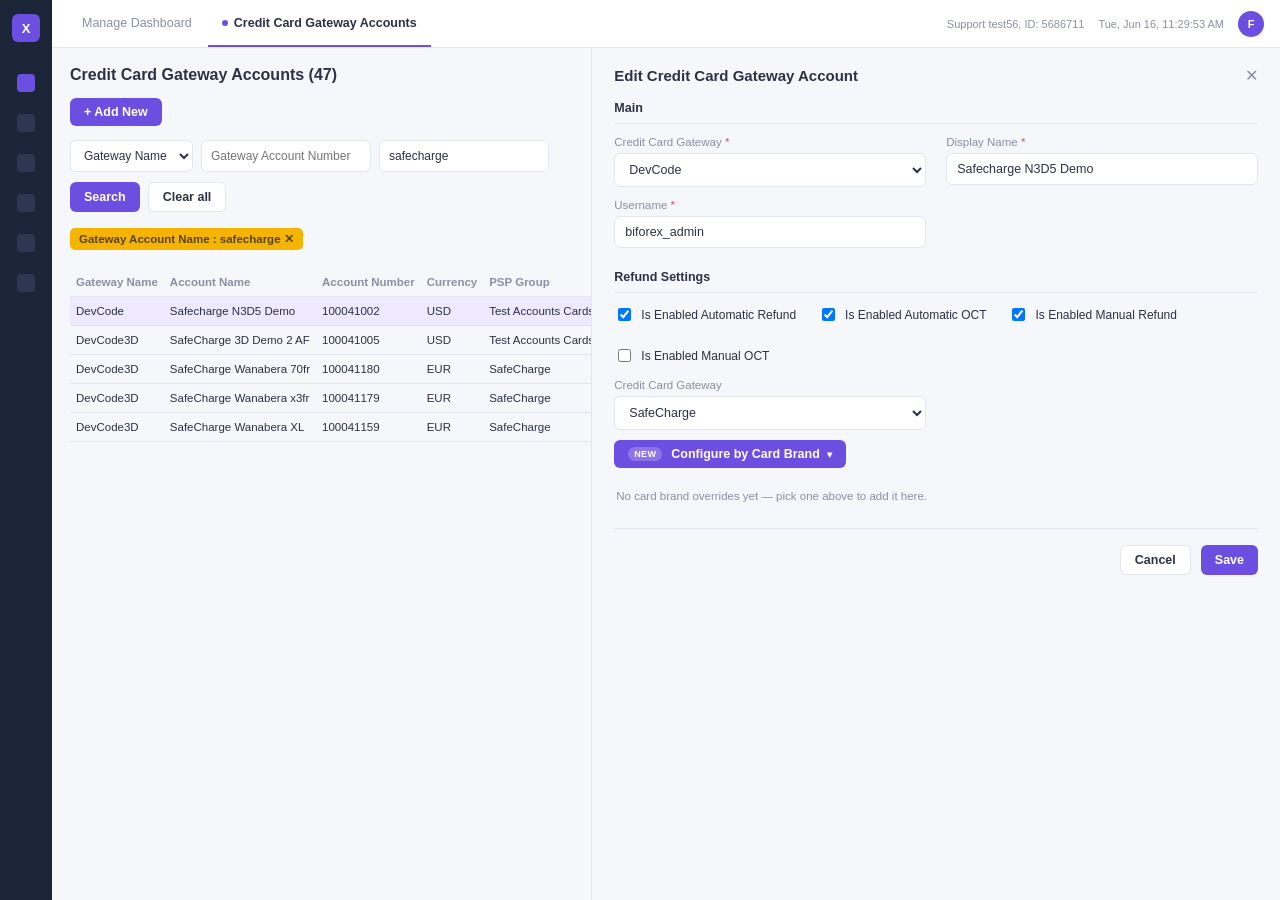
<file: index.html>
<!DOCTYPE html>
<html lang="en">
<head>
<meta charset="UTF-8">
<title>Credit Card Gateway Accounts — Card Brand Refund/OCT Config (Mockup)</title>
<link rel="stylesheet" href="style/styles.css">
</head>
<body>

<div class="app">
  <div class="sidebar">
    <div class="logo">X</div>
    <div class="icon active"></div>
    <div class="icon"></div>
    <div class="icon"></div>
    <div class="icon"></div>
    <div class="icon"></div>
    <div class="icon"></div>
  </div>

  <div class="main">
    <div class="topbar">
      <div class="tabs">
        <div class="tab">Manage Dashboard</div>
        <div class="tab active"><span class="dot"></span>Credit Card Gateway Accounts</div>
      </div>
      <div class="topbar-right">
        <span>Support test56, ID: 5686711</span>
        <span>Tue, Jun 16, 11:29:53 AM</span>
        <div class="avatar">F</div>
      </div>
    </div>

    <div class="content">
      <div class="list-panel">
        <h2>Credit Card Gateway Accounts (47)</h2>
        <button class="btn btn-purple" style="margin-bottom:14px;">+ Add New</button>
        <div class="filters">
          <select><option>Gateway Name</option></select>
          <input placeholder="Gateway Account Number">
          <input value="safecharge" placeholder="Gateway Account Name">
        </div>
        <div style="display:flex;gap:8px;margin-bottom:6px;">
          <button class="btn btn-purple">Search</button>
          <button class="btn btn-outline">Clear all</button>
        </div>
        <div class="pill">Gateway Account Name : safecharge ✕</div>
        <table>
          <thead><tr>
            <th>Gateway Name</th><th>Account Name</th><th>Account Number</th><th>Currency</th><th>PSP Group</th>
          </tr></thead>
          <tbody>
            <tr class="selected"><td>DevCode</td><td>Safecharge N3D5 Demo</td><td>100041002</td><td>USD</td><td>Test Accounts Cards</td></tr>
            <tr><td>DevCode3D</td><td>SafeCharge 3D Demo 2 AF</td><td>100041005</td><td>USD</td><td>Test Accounts Cards</td></tr>
            <tr><td>DevCode3D</td><td>SafeCharge Wanabera 70fr</td><td>100041180</td><td>EUR</td><td>SafeCharge</td></tr>
            <tr><td>DevCode3D</td><td>SafeCharge Wanabera x3fr</td><td>100041179</td><td>EUR</td><td>SafeCharge</td></tr>
            <tr><td>DevCode3D</td><td>SafeCharge Wanabera XL</td><td>100041159</td><td>EUR</td><td>SafeCharge</td></tr>
          </tbody>
        </table>
      </div>

      <div class="edit-panel">
        <div class="edit-header">
          <h2>Edit Credit Card Gateway Account</h2>
          <span class="close-x">✕</span>
        </div>

        <div class="section">
          <h3>Main</h3>
          <div class="grid">
            <div class="field"><label>Credit Card Gateway <span class="req">*</span></label><select><option>DevCode</option></select></div>
            <div class="field"><label>Display Name <span class="req">*</span></label><input value="Safecharge N3D5 Demo"></div>
            <div class="field"><label>Username <span class="req">*</span></label><input value="biforex_admin"></div>
          </div>
        </div>

        <div class="section">
          <h3>Refund Settings</h3>
          <div class="checkrow" id="mainToggles">
            <label class="checkline"><input type="checkbox" id="chkAutoRefund" checked> Is Enabled Automatic Refund</label>
            <label class="checkline"><input type="checkbox" id="chkAutoOct" checked> Is Enabled Automatic OCT</label>
            <label class="checkline"><input type="checkbox" id="chkManualRefund" checked> Is Enabled Manual Refund</label>
            <label class="checkline"><input type="checkbox" id="chkManualOct"> Is Enabled Manual OCT</label>
          </div>

          <div class="grid" style="margin-bottom:6px;">
            <div class="field"><label>Credit Card Gateway</label><select><option>SafeCharge</option></select></div>
          </div>

          <div class="config-row">
            <div style="position:relative;display:inline-block;">
              <button class="btn btn-purple toggle-btn" id="brandToggleBtn" onclick="toggleBrandPicker(event)">
                <span class="new-badge">NEW</span><span class="btn-label">Configure by Card Brand</span><span class="caret">▾</span>
              </button>
              <div class="brand-picker" id="brandPicker">
                <input type="text" class="brand-picker-search" id="brandSearch" placeholder="Search card brands…" oninput="renderBrandPicker(this.value)">
                <div class="brand-picker-list" id="brandPickerList"></div>
              </div>
            </div>
          </div>

          <div class="bound-brands-wrap" id="boundBrandsWrap">
            <div class="bound-brands" id="boundBrands"></div>
            <div class="bound-brands-empty" id="boundBrandsEmpty">No card brand overrides yet — pick one above to add it here.</div>
          </div>
        </div>

        <div class="footer-actions">
          <button class="btn btn-outline">Cancel</button>
          <button class="btn btn-purple" onclick="saveAccountForm()">Save</button>
        </div>
      </div>
    </div>
  </div>
</div>

<div class="confirm-overlay" id="confirmOverlay">
  <div class="confirm-box">
    <h4 id="confirmTitle">Remove card brand?</h4>
    <p id="confirmText">This will stop refund/OCT settings from being tracked separately for this brand. It may affect live transactions for that brand.</p>
    <div class="confirm-actions">
      <button class="btn btn-outline" onclick="closeConfirm()">Cancel</button>
      <button class="btn btn-danger" onclick="confirmRemove()">Remove</button>
    </div>
  </div>
</div>

<div class="toast" id="toast"></div>

<script src="js/script.js"></script>

</body>
</html>
</file>
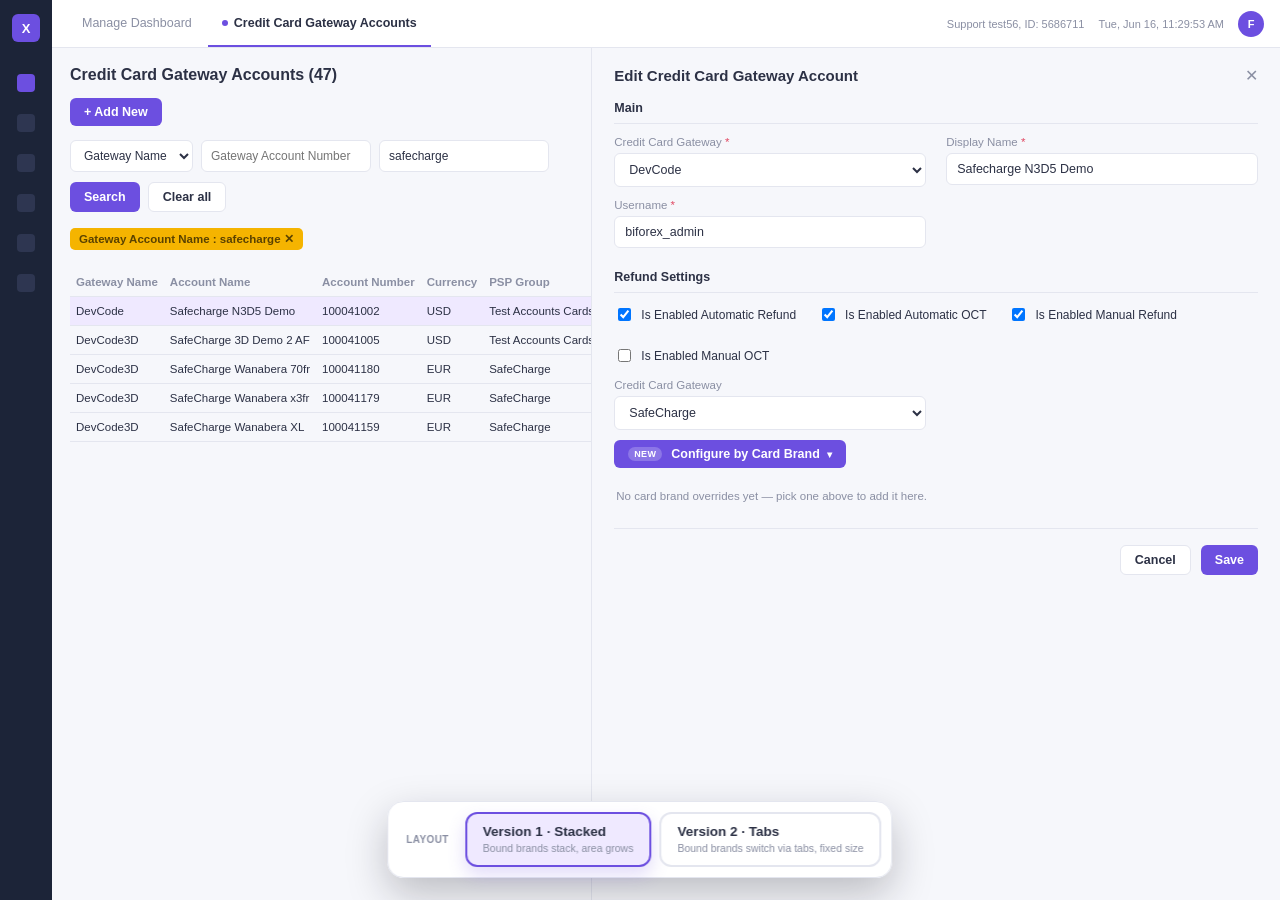
<file: compare.html>
<!DOCTYPE html>
<html lang="en">
<head>
<meta charset="UTF-8">
<title>Compare Card Brand Config Mockups</title>
<style>
  :root{
    --navy:#1c2438;--purple:#6c4fe0;--purple-dark:#5638c9;--purple-light:#efe9ff;
    --border:#e4e6ef;--text:#2c3145;--text-mute:#8a8fa3;--bg:#f6f7fb;
  }
  *{box-sizing:border-box;}
  body{
    margin:0;font-family:-apple-system,BlinkMacSystemFont,"Segoe UI",Roboto,Helvetica,Arial,sans-serif;
    background:var(--bg);color:var(--text);height:100vh;overflow:hidden;position:relative;
  }
  .frame-wrap{position:absolute;inset:0;background:#dfe1ea;}
  iframe{width:100%;height:100%;border:none;display:block;}

  /* Floats on top of the app preview instead of pushing it down */
  .switcher{
    position:fixed;left:50%;bottom:22px;transform:translateX(-50%);
    z-index:1000;display:flex;align-items:center;gap:12px;
    background:rgba(255,255,255,.98);border:1px solid var(--border);border-radius:16px;
    padding:10px;box-shadow:0 16px 40px rgba(20,20,30,.25);
    backdrop-filter:blur(6px);
  }
  .switcher-label{
    font-size:10px;font-weight:700;color:var(--text-mute);text-transform:uppercase;
    letter-spacing:.4px;padding:0 4px 0 8px;white-space:nowrap;
  }
  .btn-row{display:flex;gap:8px;}
  .opt-btn{
    border:2px solid var(--border);background:#fff;border-radius:12px;
    padding:10px 16px;text-align:left;cursor:pointer;transition:all .15s ease;
    display:flex;flex-direction:column;gap:2px;min-width:150px;
  }
  .opt-btn:hover{border-color:var(--purple);transform:translateY(-2px);box-shadow:0 8px 18px rgba(108,79,224,.16);}
  .opt-btn.active{border-color:var(--purple);background:var(--purple-light);box-shadow:0 8px 18px rgba(108,79,224,.2);}
  .opt-btn .title{font-size:13.5px;font-weight:700;color:var(--text);}
  .opt-btn .desc{font-size:10.5px;color:var(--text-mute);line-height:1.35;}
</style>
</head>
<body>

<div class="frame-wrap">
  <iframe id="preview" src="index.html"></iframe>
</div>

<div class="switcher">
  <span class="switcher-label">Layout</span>
  <div class="btn-row" id="btnRow">
    <button class="opt-btn active" data-src="index.html">
      <span class="title">Version 1 · Stacked</span>
      <span class="desc">Bound brands stack, area grows</span>
    </button>
    <button class="opt-btn" data-src="index-tabs.html">
      <span class="title">Version 2 · Tabs</span>
      <span class="desc">Bound brands switch via tabs, fixed size</span>
    </button>
  </div>
</div>

<script>
  const buttons = document.querySelectorAll('.opt-btn');
  const frame = document.getElementById('preview');

  // Each layout variant keeps its OWN save, completely independent of the
  // other — saving in Version 1 never affects Version 2's data and vice
  // versa. Held in memory here (keyed by which page it belongs to), so a
  // real refresh of this page always starts both clean.
  let currentSrc = frame.getAttribute('src');
  const savedStates = {};
  window.receiveMockupSave = function(state){ savedStates[currentSrc] = state; };

  frame.addEventListener('load', () => {
    const state = savedStates[currentSrc];
    if(!state) return;
    try {
      if(frame.contentWindow.applyMockupState) frame.contentWindow.applyMockupState(state);
    } catch(e) { /* not ready yet — nothing to do */ }
  });

  buttons.forEach(btn => {
    btn.addEventListener('click', () => {
      if(btn.classList.contains('active')) return;
      buttons.forEach(b => b.classList.remove('active'));
      btn.classList.add('active');
      currentSrc = btn.dataset.src;
      frame.src = currentSrc;
    });
  });
</script>

</body>
</html>
</file>
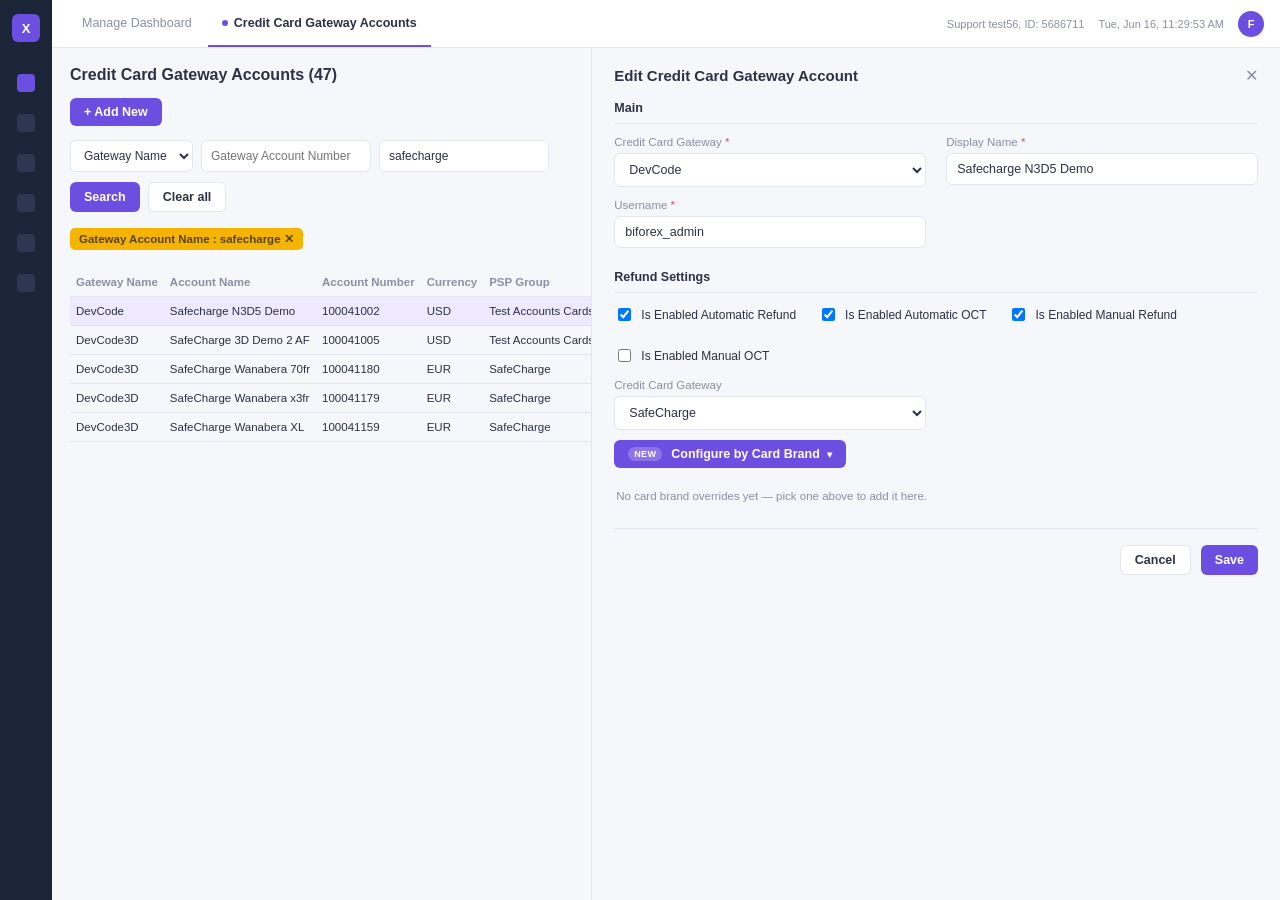
<file: index-tabs.html>
<!DOCTYPE html>
<html lang="en">
<head>
<meta charset="UTF-8">
<title>Credit Card Gateway Accounts — Card Brand Refund/OCT Config (Mockup, Tabs)</title>
<link rel="stylesheet" href="style/styles.css">
</head>
<body>

<div class="app">
  <div class="sidebar">
    <div class="logo">X</div>
    <div class="icon active"></div>
    <div class="icon"></div>
    <div class="icon"></div>
    <div class="icon"></div>
    <div class="icon"></div>
    <div class="icon"></div>
  </div>

  <div class="main">
    <div class="topbar">
      <div class="tabs">
        <div class="tab">Manage Dashboard</div>
        <div class="tab active"><span class="dot"></span>Credit Card Gateway Accounts</div>
      </div>
      <div class="topbar-right">
        <span>Support test56, ID: 5686711</span>
        <span>Tue, Jun 16, 11:29:53 AM</span>
        <div class="avatar">F</div>
      </div>
    </div>

    <div class="content">
      <div class="list-panel">
        <h2>Credit Card Gateway Accounts (47)</h2>
        <button class="btn btn-purple" style="margin-bottom:14px;">+ Add New</button>
        <div class="filters">
          <select><option>Gateway Name</option></select>
          <input placeholder="Gateway Account Number">
          <input value="safecharge" placeholder="Gateway Account Name">
        </div>
        <div style="display:flex;gap:8px;margin-bottom:6px;">
          <button class="btn btn-purple">Search</button>
          <button class="btn btn-outline">Clear all</button>
        </div>
        <div class="pill">Gateway Account Name : safecharge ✕</div>
        <table>
          <thead><tr>
            <th>Gateway Name</th><th>Account Name</th><th>Account Number</th><th>Currency</th><th>PSP Group</th>
          </tr></thead>
          <tbody>
            <tr class="selected"><td>DevCode</td><td>Safecharge N3D5 Demo</td><td>100041002</td><td>USD</td><td>Test Accounts Cards</td></tr>
            <tr><td>DevCode3D</td><td>SafeCharge 3D Demo 2 AF</td><td>100041005</td><td>USD</td><td>Test Accounts Cards</td></tr>
            <tr><td>DevCode3D</td><td>SafeCharge Wanabera 70fr</td><td>100041180</td><td>EUR</td><td>SafeCharge</td></tr>
            <tr><td>DevCode3D</td><td>SafeCharge Wanabera x3fr</td><td>100041179</td><td>EUR</td><td>SafeCharge</td></tr>
            <tr><td>DevCode3D</td><td>SafeCharge Wanabera XL</td><td>100041159</td><td>EUR</td><td>SafeCharge</td></tr>
          </tbody>
        </table>
      </div>

      <div class="edit-panel">
        <div class="edit-header">
          <h2>Edit Credit Card Gateway Account</h2>
          <span class="close-x">✕</span>
        </div>

        <div class="section">
          <h3>Main</h3>
          <div class="grid">
            <div class="field"><label>Credit Card Gateway <span class="req">*</span></label><select><option>DevCode</option></select></div>
            <div class="field"><label>Display Name <span class="req">*</span></label><input value="Safecharge N3D5 Demo"></div>
            <div class="field"><label>Username <span class="req">*</span></label><input value="biforex_admin"></div>
          </div>
        </div>

        <div class="section">
          <h3>Refund Settings</h3>
          <div class="checkrow" id="mainToggles">
            <label class="checkline"><input type="checkbox" id="chkAutoRefund" checked> Is Enabled Automatic Refund</label>
            <label class="checkline"><input type="checkbox" id="chkAutoOct" checked> Is Enabled Automatic OCT</label>
            <label class="checkline"><input type="checkbox" id="chkManualRefund" checked> Is Enabled Manual Refund</label>
            <label class="checkline"><input type="checkbox" id="chkManualOct"> Is Enabled Manual OCT</label>
          </div>

          <div class="grid" style="margin-bottom:6px;">
            <div class="field"><label>Credit Card Gateway</label><select><option>SafeCharge</option></select></div>
          </div>

          <div class="config-row">
            <div style="position:relative;display:inline-block;">
              <button class="btn btn-purple toggle-btn" id="brandToggleBtn" onclick="toggleBrandPicker(event)">
                <span class="new-badge">NEW</span><span class="btn-label">Configure by Card Brand</span><span class="caret">▾</span>
              </button>
              <div class="brand-picker" id="brandPicker">
                <input type="text" class="brand-picker-search" id="brandSearch" placeholder="Search card brands…" oninput="renderBrandPicker(this.value)">
                <div class="brand-picker-list" id="brandPickerList"></div>
              </div>
            </div>
          </div>

          <div class="bound-brands-wrap" id="boundBrandsWrap">
            <div class="brand-tabs-bar" id="boundBrandsTabs"></div>
            <div class="bound-brands" id="boundBrands"></div>
            <div class="bound-brands-empty" id="boundBrandsEmpty">No card brand overrides yet — pick one above to add it here.</div>
          </div>
        </div>

        <div class="footer-actions">
          <button class="btn btn-outline">Cancel</button>
          <button class="btn btn-purple" onclick="saveAccountForm()">Save</button>
        </div>
      </div>
    </div>
  </div>
</div>

<div class="confirm-overlay" id="confirmOverlay">
  <div class="confirm-box">
    <h4 id="confirmTitle">Remove card brand?</h4>
    <p id="confirmText">This will stop refund/OCT settings from being tracked separately for this brand. It may affect live transactions for that brand.</p>
    <div class="confirm-actions">
      <button class="btn btn-outline" onclick="closeConfirm()">Cancel</button>
      <button class="btn btn-danger" onclick="confirmRemove()">Remove</button>
    </div>
  </div>
</div>

<div class="toast" id="toast"></div>

<script src="js/script.js"></script>
<script>
  // Tabs variant: only one bound brand's config is ever shown at a time, so
  // adding more brands never grows the config area — you switch between
  // them with small tab chips instead of scrolling a growing stack.
  let activeBrandId = null;

  function renderTabsBar(){
    const bar = document.getElementById('boundBrandsTabs');
    const cards = Array.from(document.querySelectorAll('#boundBrands .bound-brand'));
    bar.style.display = cards.length ? 'flex' : 'none';
    bar.innerHTML = cards.map(card => {
      const id = card.getAttribute('data-brand');
      const name = card.dataset.brandName;
      const swatch = card.querySelector('.brand-swatch').outerHTML;
      return `
        <button type="button" class="brand-tab ${id === activeBrandId ? 'active' : ''}" onclick="selectBrandTab('${id}')">
          ${swatch}<span>${name}</span>
          <span class="brand-tab-x" onclick="event.stopPropagation(); askRemove('${id}','${name.replace(/'/g,"")}')">✕</span>
        </button>
      `;
    }).join('');
  }

  function selectBrandTab(id){
    activeBrandId = id;
    document.querySelectorAll('#boundBrands .bound-brand').forEach(card => {
      card.style.display = card.getAttribute('data-brand') === id ? '' : 'none';
    });
    renderTabsBar();
  }

  function addBoundBrand(brand){
    brandCounter++;
    const rowId = 'brand-' + brandCounter;
    const card = document.createElement('div');
    card.className = 'bound-brand';
    card.setAttribute('data-brand', rowId);
    card.dataset.brandName = brand.name;
    card.innerHTML = `
      <div class="bound-brand-head">
        <div class="brand-cell">${swatchHtml(brand)}${brand.name}</div>
      </div>
      <div class="checkrow">
        ${map.map(m => `
          <label class="checkline">
            <input type="checkbox" class="col-${m.col}" ${document.getElementById(m.chk).checked ? 'checked' : ''}>
            ${m.label}
          </label>
        `).join('')}
      </div>
    `;
    document.getElementById('boundBrands').appendChild(card);
    selectBrandTab(rowId);
    updateBoundBrandsEmptyState();
    showToast(brand.name + ' added — switch tabs to configure other brands');
  }

  function confirmRemove(){
    if(pendingRemove){
      const card = document.querySelector(`.bound-brand[data-brand="${pendingRemove}"]`);
      if(card){
        const label = card.dataset.brandName;
        const wasActive = pendingRemove === activeBrandId;
        card.remove();
        if(wasActive){
          const remaining = document.querySelector('#boundBrands .bound-brand');
          if(remaining) selectBrandTab(remaining.getAttribute('data-brand'));
          else { activeBrandId = null; renderTabsBar(); }
        } else {
          renderTabsBar();
        }
        updateBoundBrandsEmptyState();
        showToast(label + ' removed');
      }
    }
    closeConfirm();
  }
</script>

</body>
</html>
</file>
<file: style/styles.css>
:root{
    --navy:#1c2438;
    --navy-2:#252d45;
    --purple:#6c4fe0;
    --purple-dark:#5638c9;
    --purple-light:#efe9ff;
    --yellow:#f5b400;
    --border:#e4e6ef;
    --text:#2c3145;
    --text-mute:#8a8fa3;
    --bg:#f6f7fb;
    --green:#16a34a;
  }
  *{box-sizing:border-box;}
  body{
    margin:0;
    font-family:-apple-system,BlinkMacSystemFont,"Segoe UI",Roboto,Helvetica,Arial,sans-serif;
    background:var(--bg);
    color:var(--text);
    font-size:13px;
  }
  .app{display:flex;height:100vh;}

  /* Sidebar */
  .sidebar{
    width:52px;background:var(--navy);display:flex;flex-direction:column;
    align-items:center;padding:14px 0;gap:22px;flex-shrink:0;
  }
  .sidebar .logo{width:28px;height:28px;border-radius:6px;background:var(--purple);
    display:flex;align-items:center;justify-content:center;color:#fff;font-weight:700;margin-bottom:10px;}
  .sidebar .icon{width:18px;height:18px;border-radius:4px;background:#3a4262;opacity:.6;}
  .sidebar .icon.active{background:var(--purple);opacity:1;}

  /* Main column */
  .main{flex:1;display:flex;flex-direction:column;min-width:0;}

  .topbar{
    height:48px;background:#fff;border-bottom:1px solid var(--border);
    display:flex;align-items:center;justify-content:space-between;padding:0 16px;flex-shrink:0;
  }
  .tabs{display:flex;height:100%;align-items:center;gap:2px;}
  .tab{
    padding:0 14px;height:100%;display:flex;align-items:center;gap:6px;
    font-size:12.5px;color:var(--text-mute);border-bottom:2px solid transparent;
  }
  .tab.active{color:var(--text);border-bottom-color:var(--purple);font-weight:600;}
  .tab .dot{width:6px;height:6px;border-radius:50%;background:var(--purple);}
  .topbar-right{display:flex;align-items:center;gap:14px;color:var(--text-mute);font-size:11px;}
  .avatar{width:26px;height:26px;border-radius:50%;background:var(--purple);color:#fff;
    display:flex;align-items:center;justify-content:center;font-weight:700;font-size:11px;}

  .content{flex:1;display:flex;overflow:hidden;}

  /* Left list panel */
  .list-panel{width:44%;padding:18px;overflow-y:auto;border-right:1px solid var(--border);}
  .list-panel h2{font-size:16px;margin:0 0 14px;}
  .filters{display:flex;gap:8px;margin-bottom:10px;flex-wrap:wrap;}
  .filters input, .filters select{
    border:1px solid var(--border);border-radius:6px;padding:7px 9px;font-size:12px;color:var(--text);
    background:#fff;
  }
  .btn{
    border:none;border-radius:6px;padding:7px 14px;font-size:12.5px;font-weight:600;cursor:pointer;
  }
  .btn-purple{background:var(--purple);color:#fff;}
  .btn-purple:hover{background:var(--purple-dark);}
  .toggle-btn{display:inline-flex;align-items:center;gap:7px;}
  .toggle-btn .caret{display:inline-block;font-size:10px;transition:transform .18s ease;}
  .toggle-btn.active{background:var(--purple-dark);}
  .toggle-btn.active .caret{transform:rotate(180deg);}
  .btn-outline{background:#fff;border:1px solid var(--border);color:var(--text);}
  .pill{
    display:inline-flex;align-items:center;gap:6px;background:var(--yellow);color:#5a4200;
    padding:4px 9px;border-radius:5px;font-size:11.5px;font-weight:600;margin:10px 0;
  }
  table{width:100%;border-collapse:collapse;font-size:11.5px;margin-top:8px;}
  th{
    text-align:left;color:var(--text-mute);font-weight:600;padding:8px 6px;
    border-bottom:1px solid var(--border);white-space:nowrap;
  }
  td{padding:8px 6px;border-bottom:1px solid var(--border);color:var(--text);white-space:nowrap;}
  tr.selected td{background:var(--purple-light);}

  /* Right edit panel */
  .edit-panel{flex:1;padding:18px 22px;overflow-y:auto;}
  .edit-header{display:flex;align-items:center;justify-content:space-between;margin-bottom:16px;}
  .edit-header h2{font-size:15px;margin:0;}
  .close-x{color:var(--text-mute);cursor:pointer;font-size:16px;}
  .section{margin-bottom:22px;}
  .section h3{font-size:12.5px;text-transform:none;color:var(--text);margin:0 0 12px;
    padding-bottom:8px;border-bottom:1px solid var(--border);font-weight:700;}
  .grid{display:grid;grid-template-columns:1fr 1fr;gap:12px 20px;}
  .field label{display:block;font-size:11.5px;color:var(--text-mute);margin-bottom:5px;}
  .field label .req{color:#e0455f;}
  .field select, .field input{
    width:100%;border:1px solid var(--border);border-radius:6px;padding:8px 10px;
    font-size:12.5px;color:var(--text);background:#fff;
  }
  .checkline{display:flex;align-items:center;gap:7px;font-size:12px;color:var(--text);}
  .checkrow{display:flex;gap:22px;flex-wrap:wrap;margin-bottom:14px;}

  .config-row{margin-top:10px;}
  /* NEW badge lives inside the button itself, so it bounces along with it
     as one visual unit instead of floating separately beside it. */
  .new-badge{
    background:rgba(255,255,255,.22);color:#fff;font-size:9px;font-weight:700;
    padding:2px 6px;border-radius:10px;letter-spacing:.3px;
    display:inline-block;margin-right:2px;
  }
  /* Draws the eye to the new feature until the user clicks the button */
  @keyframes btnBouncePulse{
    0%, 100%{transform:translateY(0);box-shadow:0 0 0 0 rgba(108,79,224,.45);}
    15%{transform:translateY(-6px);}
    30%{transform:translateY(0);box-shadow:0 0 0 8px rgba(108,79,224,0);}
    45%{transform:translateY(-3px);}
    60%{transform:translateY(0);}
  }
  #brandToggleBtn.pulse{animation:btnBouncePulse 1.7s ease-in-out infinite;animation-delay:.6s;}
  .footer-actions{display:flex;justify-content:flex-end;gap:10px;margin-top:26px;
    border-top:1px solid var(--border);padding-top:16px;}

  /* Card brands bound directly into the general Refund Settings UI */
  .bound-brands-empty{font-size:11.5px;color:var(--text-mute);padding:10px 2px 0;}
  .bound-brands{display:flex;flex-direction:column;gap:10px;margin-top:12px;}
  .bound-brand{
    background:#fff;border:1px solid var(--border);border-radius:8px;
    padding:12px 14px;animation:rowFlash 1.6s ease-out;
  }
  .bound-brand-head{display:flex;align-items:center;justify-content:space-between;margin-bottom:10px;}
  .bound-brand .checkrow{margin-bottom:0;}
  .brand-cell{display:flex;align-items:center;gap:8px;text-align:left;font-weight:700;font-size:12.5px;}
  .brand-swatch{width:26px;height:18px;border-radius:3px;display:flex;align-items:center;justify-content:center;
    font-size:8px;color:#fff;font-weight:800;}
  .visa-swatch{background:#1a1f71;}
  .mc-swatch{background:linear-gradient(90deg,#eb001b 50%, #f79e1b 50%);}
  .brand-picker{
    display:none;position:absolute;left:0;top:calc(100% + 8px);width:300px;max-width:90vw;
    background:#fff;border:1px solid var(--border);border-radius:9px;
    box-shadow:0 12px 30px rgba(0,0,0,.14);padding:8px;z-index:30;
  }
  .brand-picker.open{display:block;}
  .brand-picker-search{
    width:100%;border:1px solid var(--border);border-radius:6px;padding:8px 10px;
    font-size:12.5px;color:var(--text);margin-bottom:6px;background:var(--bg);
  }
  .brand-picker-search:focus{outline:none;border-color:var(--purple);background:#fff;}
  .brand-picker-list{
    max-height:224px;overflow-y:auto;
  }
  .brand-picker-item{
    display:flex;align-items:center;gap:10px;width:100%;background:none;border:none;
    text-align:left;padding:9px 8px;border-radius:6px;cursor:pointer;font-size:12.5px;
    font-weight:600;color:var(--text);
  }
  .brand-picker-item:hover{background:var(--purple-light);}
  .brand-picker-item:disabled{opacity:.35;cursor:not-allowed;}
  .brand-picker-item:disabled:hover{background:none;}
  .brand-picker-empty{padding:10px 8px;font-size:11.5px;color:var(--text-mute);}

  @keyframes rowFlash{
    0%{background:var(--purple-light);}
    100%{background:transparent;}
  }

  .remove-brand{
    background:none;border:none;color:#c0392b;font-size:14px;cursor:pointer;
    margin-left:8px;line-height:1;padding:2px;
  }
  .remove-brand:hover{color:#a0293f;}

  /* Tabs variant: small tab buttons switch which bound brand's config shows,
     so the config area stays a fixed size regardless of how many are added. */
  .brand-tabs-bar{display:none;gap:6px;flex-wrap:wrap;margin-top:12px;}
  .brand-tab{
    display:inline-flex;align-items:center;gap:6px;background:var(--bg);
    border:1px solid var(--border);border-radius:20px;padding:6px 6px 6px 10px;
    font-size:11.5px;font-weight:600;color:var(--text);cursor:pointer;
  }
  .brand-tab.active{background:var(--purple);border-color:var(--purple);color:#fff;}
  .brand-tab-x{
    margin-left:2px;opacity:.65;font-size:10px;line-height:1;padding:3px 4px;border-radius:50%;
  }
  .brand-tab-x:hover{opacity:1;background:rgba(0,0,0,.12);}
  .brand-tab.active .brand-tab-x:hover{background:rgba(255,255,255,.25);}

  .toast{
    position:fixed;bottom:24px;right:24px;background:var(--navy);color:#fff;
    padding:11px 18px;border-radius:8px;font-size:12.5px;box-shadow:0 8px 24px rgba(0,0,0,.25);
    opacity:0;transform:translateY(12px);transition:all .25s ease;pointer-events:none;z-index:200;
    display:flex;align-items:center;gap:8px;
  }
  .toast.show{opacity:1;transform:translateY(0);}

  .confirm-overlay{
    position:fixed;inset:0;background:rgba(20,20,30,.45);display:none;
    align-items:center;justify-content:center;z-index:300;
  }
  .confirm-overlay.open{display:flex;}
  .confirm-box{background:#fff;border-radius:10px;padding:20px;width:320px;box-shadow:0 14px 46px rgba(0,0,0,.25);}
  .confirm-box h4{margin:0 0 8px;font-size:13.5px;}
  .confirm-box p{margin:0 0 18px;font-size:12px;color:var(--text-mute);line-height:1.55;}
  .confirm-actions{display:flex;justify-content:flex-end;gap:8px;}
  .btn-danger{background:#e0455f;color:#fff;}
  .btn-danger:hover{background:#c93951;}
</file>
